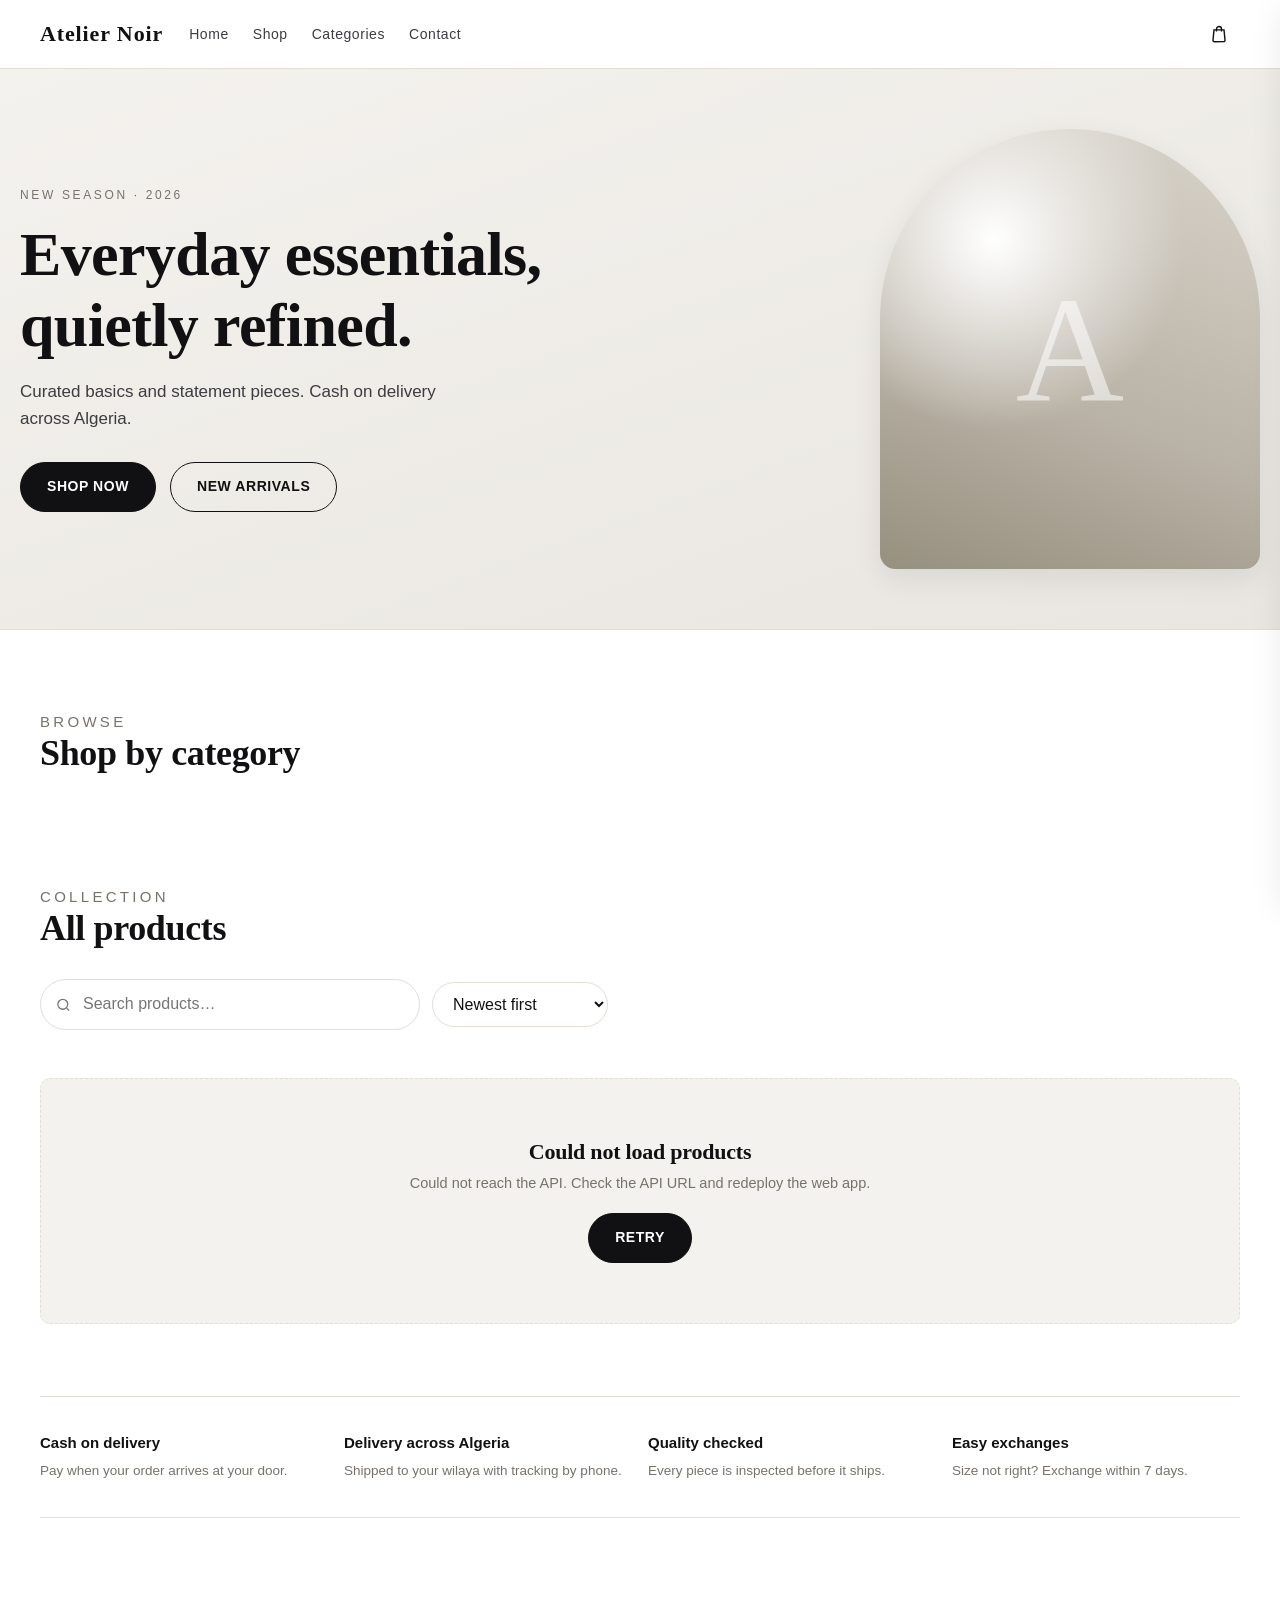
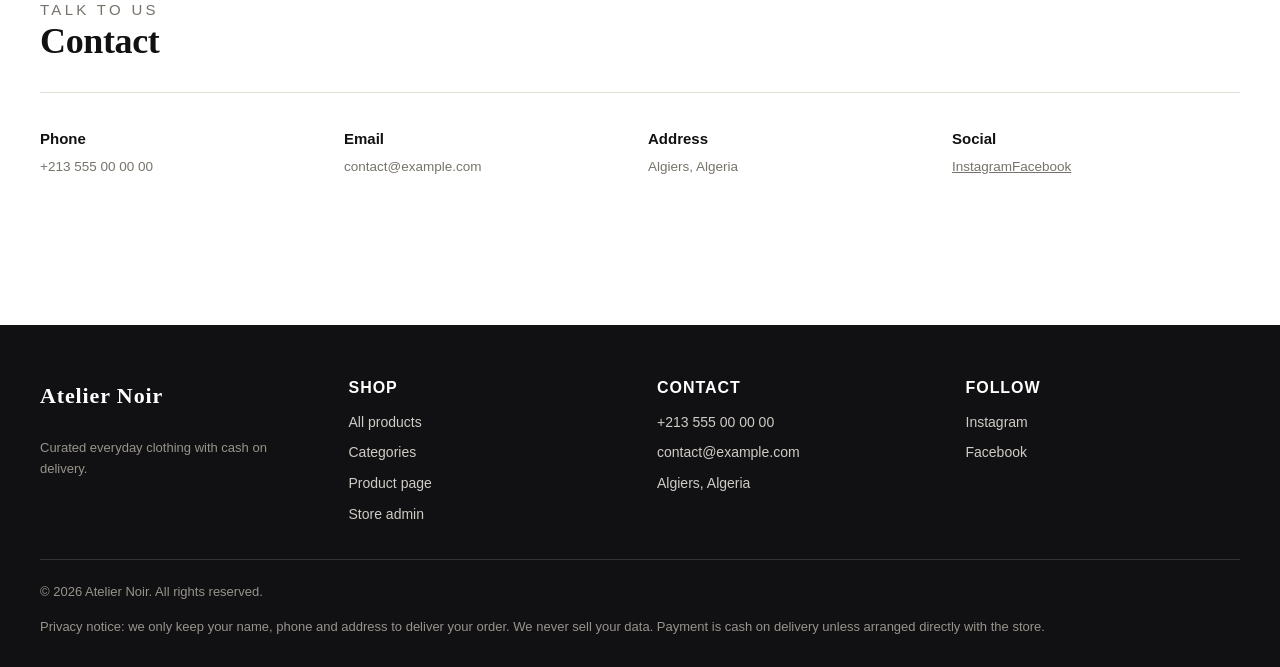
<file: index.html>
<!DOCTYPE html>
<html lang="en">
<head>
  <meta charset="UTF-8">
  <meta name="viewport" content="width=device-width, initial-scale=1.0">
  <title>Atelier Noir — Clothing Store</title>
  <meta name="description" content="Curated everyday clothing. Cash on delivery across Algeria.">
  <link rel="icon" href="data:image/svg+xml,%3Csvg xmlns='http://www.w3.org/2000/svg' viewBox='0 0 32 32'%3E%3Crect width='32' height='32' rx='6' fill='%23111113'/%3E%3Ctext x='16' y='22' font-family='Georgia' font-size='16' fill='%23fff' text-anchor='middle'%3EA%3C/text%3E%3C/svg%3E">
  <link rel="stylesheet" href="css/style.css">
  <script src="js/config.js" defer></script>
  <script src="js/api.js" defer></script>
  <script src="js/store.js" defer></script>
  <script src="js/cart.js" defer></script>
</head>
<body>
  <a class="skip-link" href="#shop">Skip to products</a>

  <div class="demo-bar" id="demoBar" hidden>
    Demo mode — showing sample products. <a href="README.md">See README</a> to connect your store.
  </div>

  <header class="site-header">
    <div class="wrap">
      <nav class="nav" aria-label="Main">
        <a class="logo" href="index.html" data-store-name>Atelier Noir</a>
        <ul class="nav-links">
          <li><a href="index.html">Home</a></li>
          <li><a href="#shop">Shop</a></li>
          <li><a href="#categories">Categories</a></li>
          <li><a href="#contact">Contact</a></li>
        </ul>
        <div class="nav-actions">
          <button type="button" class="icon-btn" id="cartOpenBtn" aria-label="Open shopping cart">
            <svg viewBox="0 0 24 24" fill="none" stroke="currentColor" stroke-width="1.7" aria-hidden="true"><path d="M6 7h12l1.2 12.2a1.8 1.8 0 0 1-1.8 2H6.6a1.8 1.8 0 0 1-1.8-2L6 7Z"/><path d="M9 9V6a3 3 0 0 1 6 0v3"/></svg>
            <span class="cart-count" data-cart-count data-empty="true">0</span>
          </button>
          <button type="button" class="icon-btn menu-btn" id="menuBtn" aria-label="Open menu" aria-expanded="false">
            <svg viewBox="0 0 24 24" fill="none" stroke="currentColor" stroke-width="1.7" aria-hidden="true"><path d="M4 7h16M4 12h16M4 17h16"/></svg>
          </button>
        </div>
      </nav>
    </div>
    <div class="mobile-nav" id="mobileNav">
      <a href="index.html">Home</a>
      <a href="#shop">Shop</a>
      <a href="#categories">Categories</a>
      <a href="#contact">Contact</a>
      <a href="admin.html">Store admin</a>
    </div>
  </header>

  <main id="top">
    <section class="hero">
      <div class="wrap hero-inner">
        <div>
          <p class="eyebrow" data-hero="eyebrow"></p>
          <h1 data-hero="title"></h1>
          <p class="lead" data-hero="subtitle"></p>
          <div class="hero-actions">
            <a class="btn" href="#shop" data-hero="cta">Shop now</a>
            <a class="btn btn-ghost" href="#shop" data-hero-cta-secondary>New arrivals</a>
          </div>
        </div>
        <div class="hero-visual" aria-hidden="true"></div>
      </div>
    </section>

    <section class="section" id="categories" aria-labelledby="catTitle">
      <div class="wrap">
        <div class="section-head">
          <div>
            <p class="eyebrow">Browse</p>
            <h2 id="catTitle">Shop by category</h2>
          </div>
        </div>
        <div class="category-grid" id="categoryGrid"></div>
      </div>
    </section>

    <section class="section" id="shop" aria-labelledby="shopTitle" style="padding-top: 0;">
      <div class="wrap">
        <div class="section-head">
          <div>
            <p class="eyebrow">Collection</p>
            <h2 id="shopTitle">All products</h2>
          </div>
        </div>

        <div class="toolbar">
          <div class="search-box">
            <svg viewBox="0 0 24 24" fill="none" stroke="currentColor" stroke-width="1.8" aria-hidden="true"><circle cx="11" cy="11" r="7"/><path d="m20 20-3.5-3.5"/></svg>
            <label class="skip-link" for="searchInput">Search products</label>
            <input type="search" id="searchInput" placeholder="Search products…" autocomplete="off">
          </div>
          <label class="skip-link" for="sortSelect">Sort products</label>
          <select id="sortSelect" class="sort-select">
            <option value="newest">Newest first</option>
            <option value="price-asc">Price: low to high</option>
            <option value="price-desc">Price: high to low</option>
            <option value="name">Name A–Z</option>
          </select>
        </div>

        <div class="chips" id="chips" role="group" aria-label="Filter by category"></div>

        <p class="result-count" id="resultCount" aria-live="polite"></p>

        <div class="product-grid" id="productGrid" aria-live="polite" aria-busy="true"></div>

        <div class="state-box" id="emptyState" hidden>
          <h3>No products found</h3>
          <p>Try a different search or category.</p>
          <button type="button" class="btn btn-ghost" id="clearFiltersBtn">Clear filters</button>
        </div>

        <div class="state-box" id="errorState" hidden>
          <h3>Could not load products</h3>
          <p id="errorStateMsg">Check your connection and try again.</p>
          <button type="button" class="btn" id="retryBtn">Retry</button>
        </div>
      </div>
    </section>

    <section class="wrap" aria-label="Store promises">
      <div class="trust-strip">
        <div class="trust-item"><strong>Cash on delivery</strong><span>Pay when your order arrives at your door.</span></div>
        <div class="trust-item"><strong>Delivery across Algeria</strong><span>Shipped to your wilaya with tracking by phone.</span></div>
        <div class="trust-item"><strong>Quality checked</strong><span>Every piece is inspected before it ships.</span></div>
        <div class="trust-item"><strong>Easy exchanges</strong><span>Size not right? Exchange within 7 days.</span></div>
      </div>
    </section>

    <section class="section" aria-labelledby="contactTitle">
      <div class="wrap">
        <div class="section-head">
          <div>
            <p class="eyebrow">Talk to us</p>
            <h2 id="contactTitle">Contact</h2>
          </div>
        </div>
        <div class="trust-strip" style="border-bottom: none;">
          <div class="trust-item"><strong>Phone</strong><span id="contactPhone"></span></div>
          <div class="trust-item"><strong>Email</strong><span id="contactEmail"></span></div>
          <div class="trust-item"><strong>Address</strong><span id="contactAddress"></span></div>
          <div class="trust-item"><strong>Social</strong><span id="contactSocial"></span></div>
        </div>
      </div>
    </section>
  </main>

  <footer class="site-footer" id="contact">
    <div class="wrap">
      <div class="footer-grid">
        <div>
          <a class="logo" href="index.html" data-store-name>Atelier Noir</a>
          <p class="footer-note" id="footerBlurb">Curated everyday clothing with cash on delivery.</p>
        </div>
        <div>
          <h3>Shop</h3>
          <ul>
            <li><a href="#shop">All products</a></li>
            <li><a href="#categories">Categories</a></li>
            <li><a href="product.html">Product page</a></li>
            <li><a href="admin.html">Store admin</a></li>
          </ul>
        </div>
        <div>
          <h3>Contact</h3>
          <ul>
            <li id="footerPhone"></li>
            <li id="footerEmail"></li>
            <li id="footerAddress"></li>
          </ul>
        </div>
        <div>
          <h3>Follow</h3>
          <ul id="footerSocial"></ul>
        </div>
      </div>
      <div class="footer-bottom">
        <span id="footerCopy"></span>
        <span class="footer-note">Privacy notice: we only keep your name, phone and address to deliver your order. We never sell your data. Payment is cash on delivery unless arranged directly with the store.</span>
      </div>
    </div>
  </footer>

  <div class="overlay" id="overlay" hidden></div>

  <aside class="cart-drawer" id="cartDrawer" aria-label="Shopping cart" aria-hidden="true">
    <div class="cart-head">
      <h2>Your cart</h2>
      <button type="button" class="icon-btn" id="cartCloseBtn" aria-label="Close cart">
        <svg viewBox="0 0 24 24" fill="none" stroke="currentColor" stroke-width="1.7" aria-hidden="true"><path d="M6 6l12 12M18 6 6 18"/></svg>
      </button>
    </div>
    <div class="cart-lines" id="cartLines"></div>
    <div class="cart-foot">
      <div class="cart-total"><span>Total</span><span id="cartTotal"></span></div>
      <a class="btn" href="checkout.html" id="checkoutBtn">Checkout</a>
      <p class="cart-note">Cash on delivery · no online payment required</p>
    </div>
  </aside>

  <div class="toast-stack" id="toastStack" aria-live="polite"></div>
</body>
</html>
</file>
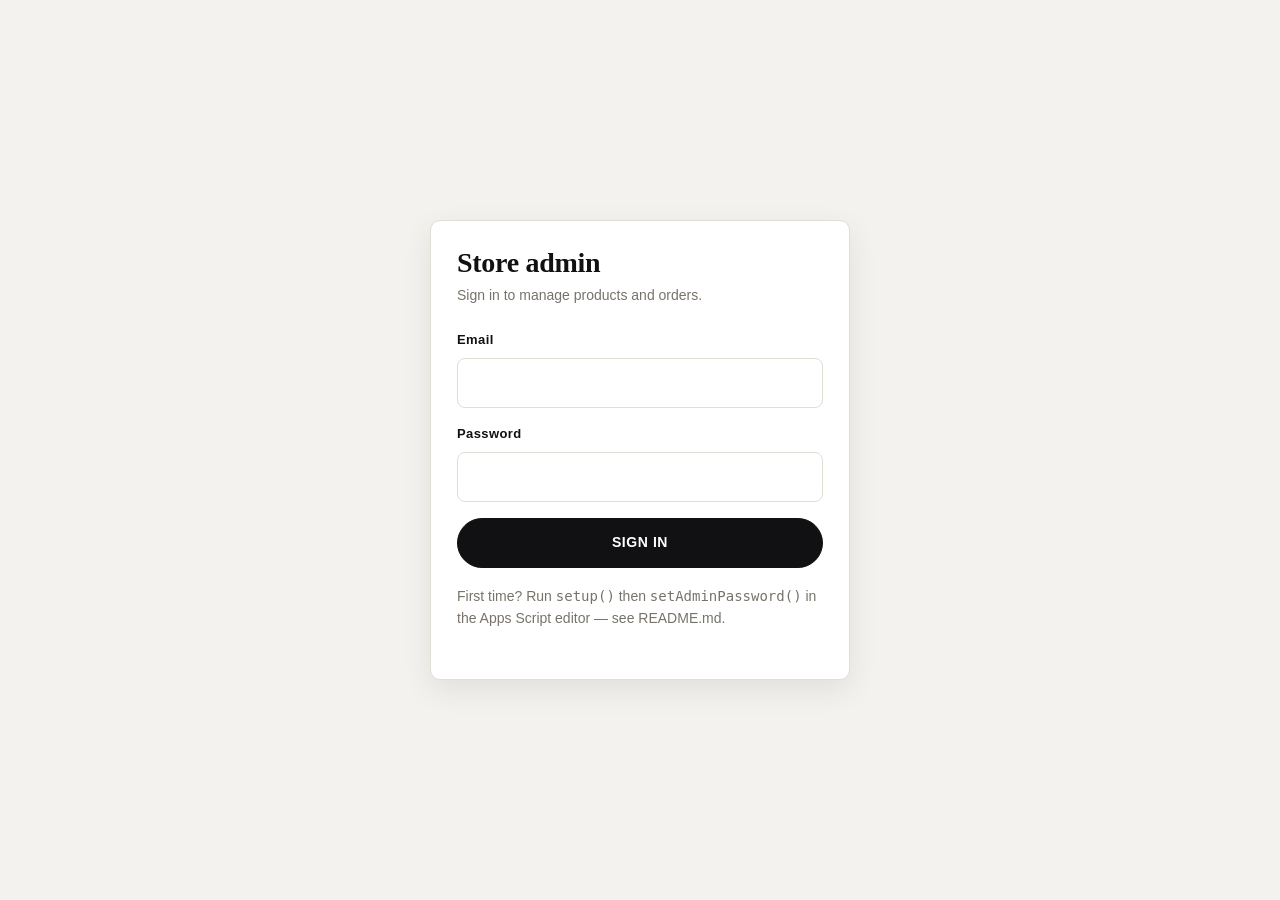
<file: admin.html>
<!DOCTYPE html>
<html lang="en">
<head>
  <meta charset="UTF-8">
  <meta name="viewport" content="width=device-width, initial-scale=1.0">
  <title>Admin — Atelier Noir</title>
  <meta name="robots" content="noindex, nofollow">
  <link rel="icon" href="data:image/svg+xml,%3Csvg xmlns='http://www.w3.org/2000/svg' viewBox='0 0 32 32'%3E%3Crect width='32' height='32' rx='6' fill='%23111113'/%3E%3Ctext x='16' y='22' font-family='Georgia' font-size='16' fill='%23fff' text-anchor='middle'%3EA%3C/text%3E%3C/svg%3E">
  <link rel="stylesheet" href="css/style.css">
  <script src="js/config.js" defer></script>
  <script src="js/api.js" defer></script>
  <script src="js/admin.js" defer></script>
</head>
<body>
  <div class="admin-login" id="loginView">
    <div class="panel">
      <h1>Store admin</h1>
      <p class="sub">Sign in to manage products and orders.</p>
      <div class="alert alert-error" id="loginAlert" hidden></div>
      <form id="loginForm" novalidate>
        <div class="field">
          <label for="loginEmail">Email</label>
          <input type="email" id="loginEmail" autocomplete="username" required>
        </div>
        <div class="field">
          <label for="loginPassword">Password</label>
          <input type="password" id="loginPassword" autocomplete="current-password" required>
        </div>
        <button type="submit" class="btn" id="loginBtn" style="width: 100%;">Sign in</button>
      </form>
      <p class="sub" style="margin-top: 18px;">First time? Run <code>setup()</code> then <code>setAdminPassword()</code> in the Apps Script editor — see README.md.</p>
    </div>
  </div>

  <div class="admin-shell" id="adminShell">
    <aside class="admin-side">
      <a class="logo" href="index.html" data-store-name>Atelier Noir</a>
      <p class="side-label">Menu</p>
      <button type="button" class="side-link" data-view="overview" aria-current="page">Overview</button>
      <button type="button" class="side-link" data-view="products">Products <span class="count" id="sideProductCount">0</span></button>
      <button type="button" class="side-link" data-view="orders">Orders <span class="count" id="sideOrderCount">0</span></button>
      <div class="spacer"></div>
      <a class="side-link" href="index.html" target="_blank" rel="noopener noreferrer">View store ↗</a>
      <button type="button" class="side-link" id="logoutBtn">Log out</button>
    </aside>

    <div class="admin-main">
      <div class="admin-topbar">
        <h1 id="viewTitle">Overview</h1>
        <div class="spacer"></div>
        <button type="button" class="btn btn-quiet btn-sm" id="refreshBtn">Refresh</button>
      </div>

      <div class="admin-body">
        <div class="setup-callout" id="setupCallout" hidden>
          <h2>Connect your store</h2>
          <p style="margin-top: 0; color: var(--ink-soft);">The API URL is not configured yet, so this dashboard is read-only.</p>
          <ol>
            <li>Deploy the Apps Script backend (README.md → Deployment).</li>
            <li>Copy your web app URL into <code>js/config.js</code> → <code>API_URL</code>.</li>
            <li>Reload this page and sign in with your admin account.</li>
          </ol>
        </div>

        <section class="admin-view on" id="view-overview" aria-label="Overview">
          <div class="stat-grid">
            <div class="stat-card"><div class="num" id="statProducts">0</div><div class="lbl">Products</div></div>
            <div class="stat-card"><div class="num" id="statOrders">0</div><div class="lbl">Orders</div></div>
            <div class="stat-card"><div class="num" id="statPending">0</div><div class="lbl">Pending orders</div></div>
            <div class="stat-card"><div class="num" id="statLowStock">0</div><div class="lbl">Low stock (≤3)</div></div>
          </div>
          <div class="table-wrap">
            <div class="table-toolbar"><h2>Recent orders</h2></div>
            <table class="data">
              <thead>
                <tr><th>Order</th><th>Date</th><th>Customer</th><th>Total</th><th>Status</th></tr>
              </thead>
              <tbody id="recentOrdersBody"></tbody>
            </table>
          </div>
        </section>

        <section class="admin-view" id="view-products" aria-label="Products">
          <div class="table-wrap">
            <div class="table-toolbar">
              <h2>Products</h2>
              <div class="spacer"></div>
              <label class="skip-link" for="prodSearch">Search products</label>
              <input type="search" id="prodSearch" class="sort-select" placeholder="Search…" autocomplete="off">
              <label class="skip-link" for="prodStatusFilter">Filter by status</label>
              <select id="prodStatusFilter" class="sort-select">
                <option value="all">All statuses</option>
                <option value="available">Available</option>
                <option value="unavailable">Unavailable</option>
                <option value="archived">Archived</option>
              </select>
              <button type="button" class="btn btn-sm" id="addProductBtn">+ Add product</button>
            </div>
            <table class="data">
              <thead>
                <tr><th></th><th>Name</th><th>Category</th><th>Price</th><th>Stock</th><th>Status</th><th>Actions</th></tr>
              </thead>
              <tbody id="productsBody"></tbody>
            </table>
            <div class="state-box" id="productsEmpty" hidden style="border: none;">
              <h3>No products yet</h3>
              <p>Add your first product — it will appear in the storefront automatically.</p>
              <button type="button" class="btn" data-open-add>+ Add product</button>
            </div>
          </div>
        </section>

        <section class="admin-view" id="view-orders" aria-label="Orders">
          <div class="table-wrap">
            <div class="table-toolbar">
              <h2>Orders</h2>
              <div class="spacer"></div>
              <div class="chips" id="orderChips" style="margin: 0;"></div>
            </div>
            <table class="data">
              <thead>
                <tr><th>Order</th><th>Date</th><th>Customer</th><th>Wilaya</th><th>Total</th><th>Payment</th><th>Status</th><th></th></tr>
              </thead>
              <tbody id="ordersBody"></tbody>
            </table>
            <div class="state-box" id="ordersEmpty" hidden style="border: none;">
              <h3>No orders yet</h3>
              <p>Orders placed in the storefront will show up here.</p>
            </div>
          </div>
        </section>
      </div>
    </div>
  </div>

  <div class="modal-back" id="productModalBack" role="dialog" aria-modal="true" aria-labelledby="productModalTitle">
    <div class="modal">
      <div class="modal-head">
        <h2 id="productModalTitle">Add product</h2>
        <button type="button" class="icon-btn" data-close-modal aria-label="Close">
          <svg viewBox="0 0 24 24" fill="none" stroke="currentColor" stroke-width="1.7" aria-hidden="true"><path d="M6 6l12 12M18 6 6 18"/></svg>
        </button>
      </div>
      <form id="productForm" novalidate>
        <div class="modal-body">
          <div class="alert alert-error" id="productAlert" hidden></div>
          <input type="hidden" id="prodId">
          <div class="form-grid">
            <div class="field full">
              <label for="prodName">Product name *</label>
              <input type="text" id="prodName" maxlength="120" required>
              <span class="err" data-err-for="prodName"></span>
            </div>
            <div class="field">
              <label for="prodCategory">Category *</label>
              <input type="text" id="prodCategory" list="categoryList" maxlength="40" required>
              <datalist id="categoryList"></datalist>
              <span class="err" data-err-for="prodCategory"></span>
            </div>
            <div class="field">
              <label for="prodStatus">Status</label>
              <select id="prodStatus">
                <option value="available">Available</option>
                <option value="unavailable">Unavailable</option>
              </select>
            </div>
            <div class="field">
              <label for="prodPrice">Price *</label>
              <input type="number" id="prodPrice" min="0" step="1" required>
              <span class="err" data-err-for="prodPrice"></span>
            </div>
            <div class="field">
              <label for="prodOldPrice">Old price (optional)</label>
              <input type="number" id="prodOldPrice" min="0" step="1">
              <span class="err" data-err-for="prodOldPrice"></span>
            </div>
            <div class="field full">
              <label for="prodDesc">Description</label>
              <textarea id="prodDesc" rows="3" maxlength="2000"></textarea>
            </div>
            <div class="field full">
              <label for="prodImageFile">Photo upload (JPG, PNG, WebP · max 3 MB)</label>
              <div class="upload-row">
                <input type="file" id="prodImageFile" accept="image/jpeg,image/png,image/webp">
                <img class="img-preview" id="prodImagePreview" src="data:image/svg+xml,%3Csvg xmlns='http://www.w3.org/2000/svg'/%3E" alt="">
                <span class="hint" id="uploadStatus"></span>
              </div>
            </div>
            <div class="field full">
              <label for="prodImageUrl">Image URL (used if no upload)</label>
              <input type="url" id="prodImageUrl" placeholder="https://res.cloudinary.com/…" maxlength="500">
              <span class="err" data-err-for="prodImageUrl"></span>
            </div>
            <div class="field full">
              <label for="prodExtraImages">Additional images (one URL per line, optional)</label>
              <textarea id="prodExtraImages" rows="2" maxlength="3000"></textarea>
            </div>
            <div class="field">
              <label for="prodSizes">Sizes (comma separated)</label>
              <input type="text" id="prodSizes" placeholder="S, M, L, XL" maxlength="200">
              <span class="hint">Leave empty if the product has no sizes.</span>
            </div>
            <div class="field">
              <label for="prodColors">Colors (comma separated)</label>
              <input type="text" id="prodColors" placeholder="Black, White" maxlength="200">
            </div>
            <div class="field">
              <label for="prodStock">Stock quantity *</label>
              <input type="number" id="prodStock" min="0" step="1" required>
              <span class="err" data-err-for="prodStock"></span>
            </div>
          </div>
        </div>
        <div class="modal-foot">
          <button type="button" class="btn btn-ghost" data-close-modal>Cancel</button>
          <button type="submit" class="btn" id="saveProductBtn">Save product</button>
        </div>
      </form>
    </div>
  </div>

  <div class="modal-back" id="orderModalBack" role="dialog" aria-modal="true" aria-labelledby="orderModalTitle">
    <div class="modal" style="width: min(560px, 100%);">
      <div class="modal-head">
        <h2 id="orderModalTitle">Order details</h2>
        <button type="button" class="icon-btn" data-close-order-modal aria-label="Close">
          <svg viewBox="0 0 24 24" fill="none" stroke="currentColor" stroke-width="1.7" aria-hidden="true"><path d="M6 6l12 12M18 6 6 18"/></svg>
        </button>
      </div>
      <div class="modal-body" id="orderModalBody"></div>
      <div class="modal-foot">
        <button type="button" class="btn btn-ghost" data-close-order-modal>Close</button>
      </div>
    </div>
  </div>

  <div class="toast-stack" id="toastStack" aria-live="polite"></div>
</body>
</html>
</file>
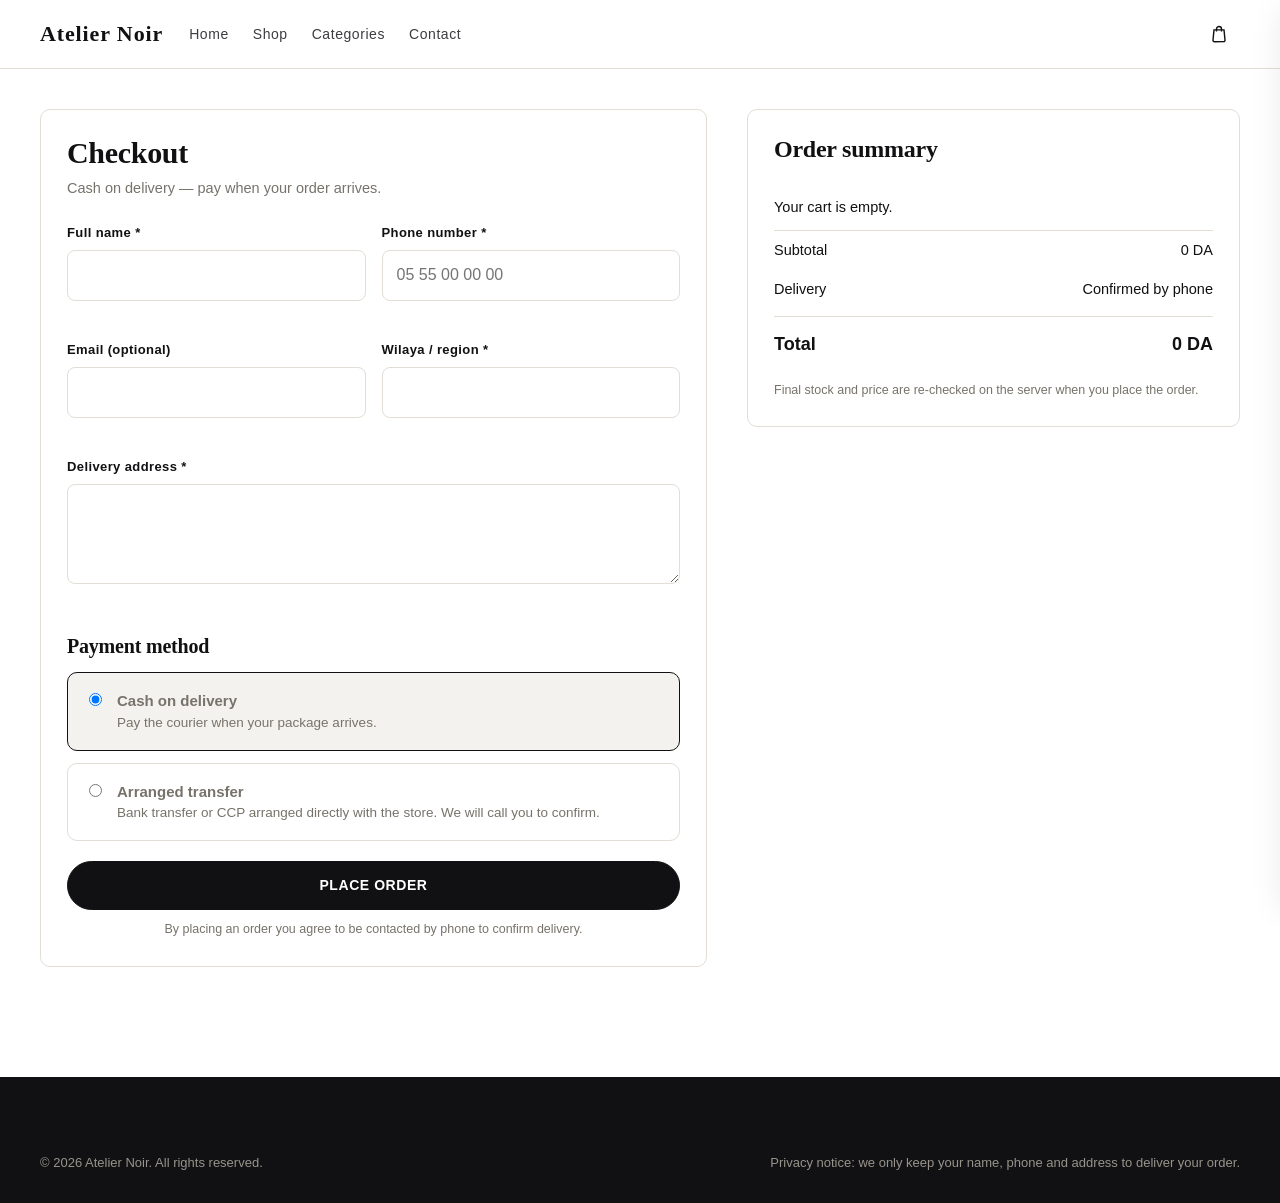
<file: checkout.html>
<!DOCTYPE html>
<html lang="en">
<head>
  <meta charset="UTF-8">
  <meta name="viewport" content="width=device-width, initial-scale=1.0">
  <title>Checkout — Atelier Noir</title>
  <link rel="icon" href="data:image/svg+xml,%3Csvg xmlns='http://www.w3.org/2000/svg' viewBox='0 0 32 32'%3E%3Crect width='32' height='32' rx='6' fill='%23111113'/%3E%3Ctext x='16' y='22' font-family='Georgia' font-size='16' fill='%23fff' text-anchor='middle'%3EA%3C/text%3E%3C/svg%3E">
  <link rel="stylesheet" href="css/style.css">
  <script src="js/config.js" defer></script>
  <script src="js/api.js" defer></script>
  <script src="js/cart.js" defer></script>
</head>
<body>
  <a class="skip-link" href="#checkoutForm">Skip to checkout form</a>

  <header class="site-header">
    <div class="wrap">
      <nav class="nav" aria-label="Main">
        <a class="logo" href="index.html" data-store-name>Atelier Noir</a>
        <ul class="nav-links">
          <li><a href="index.html">Home</a></li>
          <li><a href="index.html#shop">Shop</a></li>
          <li><a href="index.html#categories">Categories</a></li>
          <li><a href="index.html#contact">Contact</a></li>
        </ul>
        <div class="nav-actions">
          <button type="button" class="icon-btn" id="cartOpenBtn" aria-label="Open shopping cart">
            <svg viewBox="0 0 24 24" fill="none" stroke="currentColor" stroke-width="1.7" aria-hidden="true"><path d="M6 7h12l1.2 12.2a1.8 1.8 0 0 1-1.8 2H6.6a1.8 1.8 0 0 1-1.8-2L6 7Z"/><path d="M9 9V6a3 3 0 0 1 6 0v3"/></svg>
            <span class="cart-count" data-cart-count data-empty="true">0</span>
          </button>
        </div>
      </nav>
    </div>
  </header>

  <main>
    <div class="wrap">
      <div class="checkout-grid">
        <section class="panel" id="checkoutPanel">
          <h1 style="font-size: 30px; margin: 0 0 6px;">Checkout</h1>
          <p style="color: var(--muted); font-size: 14.5px; margin: 0 0 24px;">Cash on delivery — pay when your order arrives.</p>

          <div class="alert alert-error" id="checkoutAlert" hidden></div>

          <form id="checkoutForm" novalidate>
            <div class="honeypot" aria-hidden="true">
              <label for="companyField">Company</label>
              <input type="text" id="companyField" name="company" tabindex="-1" autocomplete="off">
            </div>

            <div class="form-grid">
              <div class="field">
                <label for="custName">Full name *</label>
                <input type="text" id="custName" name="name" autocomplete="name" maxlength="80">
                <span class="err" data-err-for="custName"></span>
              </div>
              <div class="field">
                <label for="custPhone">Phone number *</label>
                <input type="tel" id="custPhone" name="phone" autocomplete="tel" placeholder="05 55 00 00 00" maxlength="24">
                <span class="err" data-err-for="custPhone"></span>
              </div>
              <div class="field">
                <label for="custEmail">Email (optional)</label>
                <input type="email" id="custEmail" name="email" autocomplete="email" maxlength="120">
                <span class="err" data-err-for="custEmail"></span>
              </div>
              <div class="field">
                <label for="custWilaya">Wilaya / region *</label>
                <input type="text" id="custWilaya" name="wilaya" autocomplete="address-level2" maxlength="60">
                <span class="err" data-err-for="custWilaya"></span>
              </div>
              <div class="field full">
                <label for="custAddress">Delivery address *</label>
                <textarea id="custAddress" name="address" rows="3" autocomplete="street-address" maxlength="300"></textarea>
                <span class="err" data-err-for="custAddress"></span>
              </div>
            </div>

            <h2 style="font-size: 20px; margin: 28px 0 14px;">Payment method</h2>
            <div class="pay-options" role="radiogroup" aria-label="Payment method">
              <label class="pay-option">
                <input type="radio" name="payment" value="cash_on_delivery" checked>
                <span><strong>Cash on delivery</strong><span>Pay the courier when your package arrives.</span></span>
              </label>
              <label class="pay-option">
                <input type="radio" name="payment" value="arranged_transfer">
                <span><strong>Arranged transfer</strong><span>Bank transfer or CCP arranged directly with the store. We will call you to confirm.</span></span>
              </label>
            </div>

            <button type="submit" class="btn" id="placeOrderBtn" style="width: 100%;">Place order</button>
            <p class="cart-note">By placing an order you agree to be contacted by phone to confirm delivery.</p>
          </form>

          <div class="success-box" id="successBox" hidden>
            <div class="tick" aria-hidden="true">✓</div>
            <h2>Order received</h2>
            <p>Thank you! We will call you shortly to confirm delivery.</p>
            <p>Order number: <span class="order-id" id="successOrderId"></span></p>
            <p id="successTotal"></p>
            <a class="btn btn-ghost" href="index.html#shop" style="margin-top: 18px;">Continue shopping</a>
          </div>
        </section>

        <aside class="panel" aria-label="Order summary">
          <h2>Order summary</h2>
          <ul class="order-lines" id="checkoutLines"></ul>
          <div class="summary-row"><span>Subtotal</span><span id="sumSubtotal"></span></div>
          <div class="summary-row"><span>Delivery</span><span id="sumDelivery">Confirmed by phone</span></div>
          <div class="summary-row total"><span>Total</span><span id="sumTotal"></span></div>
          <p class="cart-note" style="text-align: left; margin-top: 14px;">Final stock and price are re-checked on the server when you place the order.</p>
        </aside>
      </div>
    </div>
  </main>

  <footer class="site-footer">
    <div class="wrap">
      <div class="footer-bottom" style="border-top: none;">
        <span id="footerCopy"></span>
        <span class="footer-note">Privacy notice: we only keep your name, phone and address to deliver your order.</span>
      </div>
    </div>
  </footer>

  <div class="overlay" id="overlay" hidden></div>

  <aside class="cart-drawer" id="cartDrawer" aria-label="Shopping cart" aria-hidden="true">
    <div class="cart-head">
      <h2>Your cart</h2>
      <button type="button" class="icon-btn" id="cartCloseBtn" aria-label="Close cart">
        <svg viewBox="0 0 24 24" fill="none" stroke="currentColor" stroke-width="1.7" aria-hidden="true"><path d="M6 6l12 12M18 6 6 18"/></svg>
      </button>
    </div>
    <div class="cart-lines" id="cartLines"></div>
    <div class="cart-foot">
      <div class="cart-total"><span>Total</span><span id="cartTotal"></span></div>
      <a class="btn" href="checkout.html" id="checkoutBtn">Checkout</a>
      <p class="cart-note">Cash on delivery · no online payment required</p>
    </div>
  </aside>

  <div class="toast-stack" id="toastStack" aria-live="polite"></div>
</body>
</html>
</file>
<file: css/style.css>
:root {
  --ink: #111113;
  --ink-soft: #3c3c41;
  --paper: #ffffff;
  --sand: #f4f2ee;
  --sand-2: #e9e6e1;
  --line: #e2ddd5;
  --muted: #77736b;
  --accent: #111113;
  --danger: #b3261e;
  --ok: #1c7c49;
  --warn: #9a6b00;
  --radius: 10px;
  --shadow: 0 10px 30px rgba(17, 17, 19, 0.08);
  --font-display: Georgia, "Times New Roman", serif;
  --font-body: -apple-system, BlinkMacSystemFont, "Segoe UI", Roboto, Helvetica, Arial, sans-serif;
}

* { box-sizing: border-box; }

html { scroll-behavior: smooth; }

body {
  margin: 0;
  font-family: var(--font-body);
  font-size: 16px;
  line-height: 1.55;
  color: var(--ink);
  background: var(--paper);
  -webkit-font-smoothing: antialiased;
}

img { max-width: 100%; display: block; }

a { color: inherit; }

h1, h2, h3 { font-family: var(--font-display); font-weight: 600; letter-spacing: -0.01em; line-height: 1.15; }

button, input, select, textarea { font: inherit; color: inherit; }

:focus-visible { outline: 2px solid var(--ink); outline-offset: 2px; }

.wrap { max-width: 1240px; margin: 0 auto; padding: 0 20px; }

.skip-link {
  position: absolute;
  left: -9999px;
  top: 0;
  background: var(--ink);
  color: #fff;
  padding: 10px 16px;
  z-index: 200;
}
.skip-link:focus { left: 8px; top: 8px; }

.btn {
  display: inline-flex;
  align-items: center;
  justify-content: center;
  gap: 8px;
  padding: 13px 26px;
  border: 1px solid var(--ink);
  background: var(--ink);
  color: #fff;
  border-radius: 999px;
  font-size: 14px;
  font-weight: 600;
  letter-spacing: 0.04em;
  text-transform: uppercase;
  text-decoration: none;
  cursor: pointer;
  transition: background 0.18s ease, color 0.18s ease, transform 0.18s ease, opacity 0.18s ease;
}
.btn:hover { background: #2e2e33; transform: translateY(-1px); }
.btn:active { transform: translateY(0); }
.btn[disabled] { opacity: 0.5; cursor: not-allowed; transform: none; }

.btn-ghost { background: transparent; color: var(--ink); }
.btn-ghost:hover { background: var(--ink); color: #fff; }

.btn-quiet {
  background: var(--sand);
  border-color: var(--sand);
  color: var(--ink);
}
.btn-quiet:hover { background: var(--sand-2); color: var(--ink); }

.btn-sm { padding: 8px 16px; font-size: 12.5px; }

.btn-danger { background: var(--danger); border-color: var(--danger); }
.btn-danger:hover { background: #8f1e18; }

.text-btn {
  background: none;
  border: none;
  padding: 0;
  font-size: 13px;
  font-weight: 600;
  color: var(--ink);
  text-decoration: underline;
  text-underline-offset: 3px;
  cursor: pointer;
}
.text-btn:hover { color: var(--muted); }

.eyebrow {
  font-size: 12px;
  letter-spacing: 0.22em;
  text-transform: uppercase;
  color: var(--muted);
  margin: 0 0 14px;
}

.demo-bar {
  background: var(--ink);
  color: #f4f2ee;
  font-size: 13px;
  text-align: center;
  padding: 8px 16px;
}
.demo-bar a { color: #fff; }

.site-header {
  position: sticky;
  top: 0;
  z-index: 60;
  background: rgba(255, 255, 255, 0.92);
  backdrop-filter: blur(8px);
  border-bottom: 1px solid var(--line);
}

.nav {
  display: flex;
  align-items: center;
  gap: 26px;
  height: 68px;
}

.logo {
  font-family: var(--font-display);
  font-size: 22px;
  font-weight: 700;
  letter-spacing: 0.04em;
  text-decoration: none;
  white-space: nowrap;
}

.nav-links {
  display: flex;
  gap: 24px;
  list-style: none;
  margin: 0;
  padding: 0;
}

.nav-links a {
  text-decoration: none;
  font-size: 14px;
  letter-spacing: 0.04em;
  color: var(--ink-soft);
  padding: 6px 0;
  border-bottom: 1px solid transparent;
  transition: border-color 0.15s, color 0.15s;
}
.nav-links a:hover { color: var(--ink); border-color: var(--ink); }

.nav-actions { margin-left: auto; display: flex; align-items: center; gap: 6px; }

.icon-btn {
  position: relative;
  display: inline-flex;
  align-items: center;
  justify-content: center;
  gap: 8px;
  width: 42px;
  height: 42px;
  border: none;
  background: transparent;
  border-radius: 50%;
  cursor: pointer;
  transition: background 0.15s;
}
.icon-btn:hover { background: var(--sand); }
.icon-btn svg { width: 20px; height: 20px; }

.cart-count {
  position: absolute;
  top: 3px;
  right: 1px;
  min-width: 18px;
  height: 18px;
  padding: 0 5px;
  background: var(--ink);
  color: #fff;
  font-size: 11px;
  font-weight: 700;
  border-radius: 999px;
  display: flex;
  align-items: center;
  justify-content: center;
}
.cart-count[data-empty="true"] { display: none; }

.menu-btn { display: none; }

.mobile-nav {
  display: none;
  border-top: 1px solid var(--line);
  padding: 10px 20px 16px;
  background: var(--paper);
}
.mobile-nav.open { display: block; }
.mobile-nav a {
  display: block;
  padding: 12px 0;
  text-decoration: none;
  font-size: 15px;
  border-bottom: 1px solid var(--line);
}

.hero {
  background: linear-gradient(160deg, var(--sand) 0%, var(--sand-2) 100%);
  border-bottom: 1px solid var(--line);
}

.hero-inner {
  display: grid;
  grid-template-columns: 1.1fr 0.9fr;
  gap: 40px;
  align-items: center;
  min-height: 480px;
  padding: 60px 0;
}

.hero h1 {
  font-size: clamp(36px, 5.4vw, 62px);
  margin: 0 0 18px;
}

.hero p.lead {
  font-size: 17px;
  color: var(--ink-soft);
  max-width: 46ch;
  margin: 0 0 30px;
}

.hero-actions { display: flex; gap: 14px; flex-wrap: wrap; }

.hero-visual {
  position: relative;
  aspect-ratio: 4 / 5;
  max-height: 440px;
  justify-self: end;
  width: min(100%, 380px);
  background:
    radial-gradient(circle at 30% 25%, #ffffff 0%, transparent 45%),
    linear-gradient(200deg, #d9d4cb 0%, #b9b2a6 60%, #96907f 100%);
  border-radius: 220px 220px 18px 18px;
  box-shadow: var(--shadow);
  overflow: hidden;
}
.hero-visual::after {
  content: "A";
  position: absolute;
  inset: 0;
  display: flex;
  align-items: center;
  justify-content: center;
  font-family: var(--font-display);
  font-size: 150px;
  color: rgba(255, 255, 255, 0.55);
}

.section { padding: 72px 0; }
.section-head { display: flex; align-items: end; justify-content: space-between; gap: 20px; margin-bottom: 30px; }
.section-head h2 { font-size: clamp(26px, 3.4vw, 36px); margin: 0; }
.section-head p { margin: 8px 0 0; color: var(--muted); font-size: 15px; }

.category-grid {
  display: grid;
  grid-template-columns: repeat(auto-fit, minmax(200px, 1fr));
  gap: 16px;
}

.category-tile {
  position: relative;
  display: flex;
  flex-direction: column;
  justify-content: flex-end;
  min-height: 170px;
  padding: 20px;
  border: 1px solid var(--line);
  border-radius: var(--radius);
  background: var(--sand);
  text-decoration: none;
  overflow: hidden;
  transition: transform 0.2s ease, box-shadow 0.2s ease;
}
.category-tile:hover { transform: translateY(-3px); box-shadow: var(--shadow); }
.category-tile strong { font-family: var(--font-display); font-size: 22px; font-weight: 600; }
.category-tile span { font-size: 13px; color: var(--muted); }
.category-tile::before {
  content: "";
  position: absolute;
  top: -30px;
  right: -30px;
  width: 110px;
  height: 110px;
  border-radius: 50%;
  background: rgba(17, 17, 19, 0.06);
}

.toolbar {
  display: flex;
  flex-wrap: wrap;
  gap: 12px;
  align-items: center;
  margin-bottom: 22px;
}

.search-box {
  position: relative;
  flex: 1 1 240px;
  max-width: 380px;
}
.search-box input {
  width: 100%;
  padding: 12px 16px 12px 42px;
  border: 1px solid var(--line);
  border-radius: 999px;
  background: var(--paper);
}
.search-box svg {
  position: absolute;
  left: 15px;
  top: 50%;
  transform: translateY(-50%);
  width: 17px;
  height: 17px;
  color: var(--muted);
}

.sort-select {
  padding: 12px 16px;
  border: 1px solid var(--line);
  border-radius: 999px;
  background: var(--paper);
}

.chips { display: flex; flex-wrap: wrap; gap: 8px; margin-bottom: 26px; }

.chip {
  padding: 8px 18px;
  border: 1px solid var(--line);
  border-radius: 999px;
  background: var(--paper);
  font-size: 13.5px;
  cursor: pointer;
  transition: background 0.15s, border-color 0.15s, color 0.15s;
}
.chip:hover { border-color: var(--ink); }
.chip[aria-pressed="true"] { background: var(--ink); border-color: var(--ink); color: #fff; }

.result-count { font-size: 13.5px; color: var(--muted); margin: 0 0 18px; }

.product-grid {
  display: grid;
  grid-template-columns: repeat(auto-fill, minmax(240px, 1fr));
  gap: 26px 20px;
}

.card { position: relative; display: flex; flex-direction: column; }

.card-media {
  position: relative;
  aspect-ratio: 4 / 5;
  background: var(--sand);
  border-radius: var(--radius);
  overflow: hidden;
  border: 1px solid var(--line);
}
.card-media img {
  width: 100%;
  height: 100%;
  object-fit: cover;
  transition: transform 0.35s ease;
}
.card:hover .card-media img { transform: scale(1.04); }

.card-badges { position: absolute; top: 10px; left: 10px; display: flex; gap: 6px; z-index: 2; }

.badge {
  font-size: 11px;
  font-weight: 700;
  letter-spacing: 0.06em;
  text-transform: uppercase;
  padding: 4px 9px;
  border-radius: 5px;
  background: var(--ink);
  color: #fff;
}
.badge-sale { background: var(--danger); }
.badge-new { background: var(--ok); }
.badge-out { background: var(--muted); }

.card-body { padding: 14px 4px 0; display: flex; flex-direction: column; gap: 6px; }

.card-category { font-size: 11.5px; letter-spacing: 0.14em; text-transform: uppercase; color: var(--muted); }

.card-title {
  font-family: var(--font-display);
  font-size: 17.5px;
  font-weight: 600;
  margin: 0;
}
.card-title a { text-decoration: none; }
.card-title a:hover { text-decoration: underline; text-underline-offset: 3px; }

.card-price { display: flex; align-items: baseline; gap: 9px; font-size: 15.5px; font-weight: 600; }
.card-price .old { color: var(--muted); font-weight: 400; text-decoration: line-through; font-size: 13.5px; }

.swatches { display: flex; gap: 6px; align-items: center; min-height: 16px; }
.swatch {
  width: 13px;
  height: 13px;
  border-radius: 50%;
  border: 1px solid rgba(0, 0, 0, 0.25);
}
.swatch-more { font-size: 11.5px; color: var(--muted); }

.card-actions { margin-top: 8px; }
.card-actions .btn { width: 100%; }

.skeleton .card-media, .skeleton-line {
  background: linear-gradient(90deg, var(--sand) 25%, #f7f5f1 50%, var(--sand) 75%);
  background-size: 200% 100%;
  animation: shimmer 1.2s infinite linear;
}
.skeleton-line { height: 14px; border-radius: 6px; margin-top: 10px; }
.skeleton-line.w60 { width: 60%; }
.skeleton-line.w40 { width: 40%; }
@keyframes shimmer { to { background-position: -200% 0; } }

.state-box {
  text-align: center;
  padding: 60px 20px;
  border: 1px dashed var(--line);
  border-radius: var(--radius);
  background: var(--sand);
}
.state-box h3 { margin: 0 0 8px; font-size: 22px; }
.state-box p { margin: 0 0 18px; color: var(--muted); font-size: 14.5px; }
[hidden] { display: none !important; }

.trust-strip {
  display: grid;
  grid-template-columns: repeat(auto-fit, minmax(200px, 1fr));
  gap: 16px;
  padding: 34px 0;
  border-top: 1px solid var(--line);
  border-bottom: 1px solid var(--line);
}
.trust-item strong { display: block; font-size: 15px; margin-bottom: 4px; }
.trust-item span { font-size: 13.5px; color: var(--muted); }

.breadcrumbs { font-size: 13px; color: var(--muted); padding: 22px 0 0; }
.breadcrumbs a { text-decoration: none; }
.breadcrumbs a:hover { text-decoration: underline; }

.pdp {
  display: grid;
  grid-template-columns: minmax(0, 1fr) minmax(0, 1fr);
  gap: 48px;
  padding: 34px 0 60px;
  align-items: start;
}

.pdp-gallery { position: sticky; top: 90px; }
.pdp-main {
  aspect-ratio: 4 / 5;
  background: var(--sand);
  border: 1px solid var(--line);
  border-radius: var(--radius);
  overflow: hidden;
}
.pdp-main img { width: 100%; height: 100%; object-fit: cover; }
.pdp-thumbs { display: flex; gap: 10px; margin-top: 12px; }
.pdp-thumb {
  width: 70px;
  height: 88px;
  border: 1px solid var(--line);
  border-radius: 8px;
  overflow: hidden;
  padding: 0;
  background: var(--sand);
  cursor: pointer;
}
.pdp-thumb[aria-pressed="true"] { border: 2px solid var(--ink); }
.pdp-thumb img { width: 100%; height: 100%; object-fit: cover; }

.pdp-info h1 { font-size: clamp(28px, 3.6vw, 40px); margin: 6px 0 14px; }
.pdp-price { display: flex; align-items: baseline; gap: 12px; font-size: 24px; font-weight: 700; margin-bottom: 18px; }
.pdp-price .old { font-size: 16px; color: var(--muted); font-weight: 400; text-decoration: line-through; }
.pdp-desc { color: var(--ink-soft); font-size: 15.5px; margin-bottom: 26px; }

.opt-group { margin-bottom: 22px; }
.opt-label { display: block; font-size: 13px; letter-spacing: 0.1em; text-transform: uppercase; color: var(--muted); margin-bottom: 10px; }
.opt-label .val { color: var(--ink); text-transform: none; letter-spacing: 0; font-weight: 600; }

.pills { display: flex; flex-wrap: wrap; gap: 9px; }
.pill {
  min-width: 46px;
  padding: 9px 15px;
  border: 1px solid var(--line);
  border-radius: 999px;
  background: var(--paper);
  font-size: 14px;
  cursor: pointer;
  transition: border-color 0.15s, background 0.15s, color 0.15s;
}
.pill:hover { border-color: var(--ink); }
.pill[aria-pressed="true"] { background: var(--ink); border-color: var(--ink); color: #fff; }
.pill[disabled] { opacity: 0.4; cursor: not-allowed; text-decoration: line-through; }

.pill-color { display: inline-flex; align-items: center; gap: 8px; }

.qty-row { display: flex; align-items: center; gap: 16px; flex-wrap: wrap; }

.qty {
  display: inline-flex;
  align-items: center;
  border: 1px solid var(--line);
  border-radius: 999px;
  overflow: hidden;
}
.qty button {
  width: 42px;
  height: 44px;
  border: none;
  background: var(--paper);
  font-size: 18px;
  cursor: pointer;
}
.qty button:hover { background: var(--sand); }
.qty output { min-width: 40px; text-align: center; font-weight: 600; }

.stock-line { font-size: 13.5px; margin-top: 16px; color: var(--ok); }
.stock-line.out { color: var(--danger); }

.meta-list { margin: 26px 0 0; padding: 18px 0 0; border-top: 1px solid var(--line); font-size: 13.5px; color: var(--muted); display: grid; gap: 6px; }

details.info-acc { border-bottom: 1px solid var(--line); padding: 14px 0; }
details.info-acc summary { cursor: pointer; font-weight: 600; font-size: 14.5px; list-style: none; display: flex; justify-content: space-between; }
details.info-acc summary::after { content: "+"; }
details.info-acc[open] summary::after { content: "–"; }
details.info-acc p { margin: 10px 0 0; font-size: 14px; color: var(--ink-soft); }

.overlay {
  position: fixed;
  inset: 0;
  background: rgba(17, 17, 19, 0.45);
  opacity: 0;
  pointer-events: none;
  transition: opacity 0.25s ease;
  z-index: 90;
}
.overlay.open { opacity: 1; pointer-events: auto; }

.cart-drawer {
  position: fixed;
  top: 0;
  right: 0;
  height: 100%;
  width: min(430px, 100%);
  background: var(--paper);
  z-index: 100;
  transform: translateX(100%);
  transition: transform 0.28s ease;
  display: flex;
  flex-direction: column;
  box-shadow: var(--shadow);
}
.cart-drawer.open { transform: translateX(0); }

.cart-head {
  display: flex;
  align-items: center;
  justify-content: space-between;
  padding: 20px 22px;
  border-bottom: 1px solid var(--line);
}
.cart-head h2 { margin: 0; font-size: 22px; }

.cart-lines { flex: 1; overflow-y: auto; padding: 8px 22px; }

.cart-line {
  display: grid;
  grid-template-columns: 64px 1fr auto;
  gap: 14px;
  padding: 16px 0;
  border-bottom: 1px solid var(--line);
}
.cart-line img { width: 64px; height: 80px; object-fit: cover; border-radius: 8px; background: var(--sand); }
.cart-line .name { font-weight: 600; font-size: 14.5px; margin: 0 0 3px; }
.cart-line .variant { font-size: 12.5px; color: var(--muted); margin: 0 0 8px; }
.cart-line .price { font-size: 14px; font-weight: 600; text-align: right; white-space: nowrap; }

.cart-empty { text-align: center; color: var(--muted); padding: 50px 10px; font-size: 14.5px; }

.cart-foot { border-top: 1px solid var(--line); padding: 18px 22px 22px; }
.cart-total { display: flex; justify-content: space-between; font-weight: 700; font-size: 17px; margin-bottom: 14px; }
.cart-foot .btn { width: 100%; }
.cart-note { font-size: 12.5px; color: var(--muted); text-align: center; margin: 10px 0 0; }

.checkout-grid {
  display: grid;
  grid-template-columns: minmax(0, 1.15fr) minmax(0, 0.85fr);
  gap: 40px;
  padding: 40px 0 70px;
  align-items: start;
}

.panel {
  border: 1px solid var(--line);
  border-radius: var(--radius);
  padding: 26px;
  background: var(--paper);
}
.panel h2 { margin: 0 0 20px; font-size: 24px; }

.form-grid { display: grid; grid-template-columns: 1fr 1fr; gap: 16px; }
.field { display: flex; flex-direction: column; gap: 7px; }
.field.full { grid-column: 1 / -1; }
.field label { font-size: 13px; font-weight: 600; letter-spacing: 0.03em; }
.field .hint { font-size: 12.5px; color: var(--muted); }
.field input, .field select, .field textarea {
  padding: 12px 14px;
  border: 1px solid var(--line);
  border-radius: 8px;
  background: var(--paper);
}
.field input:focus, .field select:focus, .field textarea:focus { border-color: var(--ink); outline: none; }
.field .err { font-size: 12.5px; color: var(--danger); min-height: 16px; }
.field.invalid input, .field.invalid select, .field.invalid textarea { border-color: var(--danger); }

.honeypot { position: absolute; left: -9999px; opacity: 0; height: 0; overflow: hidden; }

.pay-options { display: grid; gap: 12px; margin-bottom: 20px; }
.pay-option {
  display: flex;
  gap: 12px;
  align-items: flex-start;
  border: 1px solid var(--line);
  border-radius: var(--radius);
  padding: 16px;
  cursor: pointer;
  transition: border-color 0.15s, background 0.15s;
}
.pay-option:has(input:checked) { border-color: var(--ink); background: var(--sand); }
.pay-option input { margin-top: 4px; }
.pay-option strong { display: block; font-size: 15px; }
.pay-option span { font-size: 13.5px; color: var(--muted); }

.order-lines { list-style: none; margin: 0; padding: 0; }
.order-lines li {
  display: flex;
  justify-content: space-between;
  gap: 14px;
  padding: 12px 0;
  border-bottom: 1px solid var(--line);
  font-size: 14.5px;
}
.order-lines .sub { color: var(--muted); font-size: 13px; display: block; }
.summary-row { display: flex; justify-content: space-between; padding: 8px 0; font-size: 14.5px; }
.summary-row.total { font-weight: 700; font-size: 18px; border-top: 1px solid var(--line); margin-top: 8px; padding-top: 14px; }

.alert {
  border-radius: 8px;
  padding: 13px 16px;
  font-size: 14px;
  margin-bottom: 18px;
}
.alert-error { background: #fdecea; color: var(--danger); border: 1px solid #f5c6c2; }
.alert-ok { background: #e9f6ef; color: var(--ok); border: 1px solid #bfe5d0; }

.success-box { text-align: center; padding: 50px 24px; }
.success-box .tick {
  width: 64px;
  height: 64px;
  margin: 0 auto 18px;
  border-radius: 50%;
  background: var(--ok);
  color: #fff;
  font-size: 30px;
  display: flex;
  align-items: center;
  justify-content: center;
}
.success-box h2 { font-size: 28px; margin: 0 0 10px; }
.success-box p { color: var(--muted); margin: 0 0 6px; }
.success-box .order-id { font-weight: 700; color: var(--ink); }

.site-footer { background: var(--ink); color: #cfccc5; margin-top: 40px; }
.site-footer .wrap { padding-top: 54px; padding-bottom: 30px; }
.footer-grid {
  display: grid;
  grid-template-columns: repeat(auto-fit, minmax(210px, 1fr));
  gap: 34px;
  padding-bottom: 34px;
  border-bottom: 1px solid rgba(255, 255, 255, 0.14);
}
.site-footer h3 { color: #fff; font-size: 16px; margin: 0 0 14px; font-family: var(--font-body); font-weight: 700; letter-spacing: 0.06em; text-transform: uppercase; }
.site-footer .logo { color: #fff; display: inline-block; margin-bottom: 12px; }
.site-footer ul { list-style: none; margin: 0; padding: 0; display: grid; gap: 9px; font-size: 14px; }
.site-footer a { color: #cfccc5; text-decoration: none; }
.site-footer a:hover { color: #fff; text-decoration: underline; text-underline-offset: 3px; }
.footer-note { font-size: 13px; color: #98948c; }
.footer-bottom {
  display: flex;
  justify-content: space-between;
  gap: 14px;
  flex-wrap: wrap;
  padding-top: 22px;
  font-size: 13px;
  color: #98948c;
}

.toast-stack {
  position: fixed;
  bottom: 22px;
  left: 50%;
  transform: translateX(-50%);
  z-index: 150;
  display: flex;
  flex-direction: column;
  gap: 10px;
  width: min(420px, calc(100% - 32px));
}
.toast {
  background: var(--ink);
  color: #fff;
  border-radius: 10px;
  padding: 13px 18px;
  font-size: 14px;
  box-shadow: var(--shadow);
  display: flex;
  gap: 12px;
  align-items: center;
  justify-content: space-between;
  animation: toast-in 0.25s ease;
}
.toast.error { background: var(--danger); }
.toast.ok { background: var(--ok); }
.toast button { background: none; border: none; color: inherit; cursor: pointer; font-size: 16px; padding: 0 2px; }
@keyframes toast-in { from { opacity: 0; transform: translateY(12px); } }

.admin-login {
  min-height: 100vh;
  display: flex;
  align-items: center;
  justify-content: center;
  background: var(--sand);
  padding: 24px;
}
.admin-login .panel { width: min(420px, 100%); box-shadow: var(--shadow); }
.admin-login h1 { font-size: 28px; margin: 0 0 6px; }
.admin-login p.sub { margin: 0 0 24px; color: var(--muted); font-size: 14px; }
.admin-login .field { margin-bottom: 16px; }

.admin-shell { display: none; min-height: 100vh; }
.admin-shell.on { display: grid; grid-template-columns: 240px 1fr; }

.admin-side {
  background: var(--ink);
  color: #cfccc5;
  padding: 26px 18px;
  display: flex;
  flex-direction: column;
  gap: 6px;
}
.admin-side .logo { color: #fff; margin-bottom: 26px; font-size: 19px; }
.admin-side .side-label { font-size: 11px; letter-spacing: 0.16em; text-transform: uppercase; color: #77736b; margin: 14px 0 6px; }
.side-link {
  display: flex;
  align-items: center;
  gap: 10px;
  padding: 11px 14px;
  border-radius: 8px;
  background: none;
  border: none;
  color: #cfccc5;
  font-size: 14.5px;
  text-align: left;
  cursor: pointer;
  transition: background 0.15s, color 0.15s;
}
.side-link:hover { background: rgba(255, 255, 255, 0.08); color: #fff; }
.side-link[aria-current="page"] { background: rgba(255, 255, 255, 0.14); color: #fff; font-weight: 600; }
.side-link .count { margin-left: auto; background: rgba(255, 255, 255, 0.15); border-radius: 999px; font-size: 12px; padding: 1px 8px; }
.admin-side .spacer { flex: 1; }

.admin-main { background: var(--sand); min-width: 0; }
.admin-topbar {
  background: var(--paper);
  border-bottom: 1px solid var(--line);
  padding: 16px 28px;
  display: flex;
  align-items: center;
  gap: 16px;
}
.admin-topbar h1 { font-size: 22px; margin: 0; }
.admin-topbar .spacer { flex: 1; }

.admin-body { padding: 28px; }

.admin-view { display: none; }
.admin-view.on { display: block; }

.stat-grid {
  display: grid;
  grid-template-columns: repeat(auto-fit, minmax(190px, 1fr));
  gap: 16px;
  margin-bottom: 26px;
}
.stat-card {
  background: var(--paper);
  border: 1px solid var(--line);
  border-radius: var(--radius);
  padding: 20px;
}
.stat-card .num { font-size: 30px; font-weight: 700; font-family: var(--font-display); }
.stat-card .lbl { font-size: 13px; color: var(--muted); letter-spacing: 0.05em; text-transform: uppercase; }

.table-wrap {
  background: var(--paper);
  border: 1px solid var(--line);
  border-radius: var(--radius);
  overflow-x: auto;
}
.table-toolbar {
  display: flex;
  flex-wrap: wrap;
  gap: 12px;
  align-items: center;
  padding: 16px 18px;
  border-bottom: 1px solid var(--line);
}
.table-toolbar h2 { font-size: 19px; margin: 0; font-family: var(--font-body); font-weight: 700; }
.table-toolbar .spacer { flex: 1; }

table.data {
  width: 100%;
  border-collapse: collapse;
  font-size: 14px;
}
table.data th, table.data td {
  text-align: left;
  padding: 12px 16px;
  border-bottom: 1px solid var(--line);
  vertical-align: middle;
}
table.data th {
  font-size: 12px;
  letter-spacing: 0.08em;
  text-transform: uppercase;
  color: var(--muted);
  background: #fbfaf8;
}
table.data tr:last-child td { border-bottom: none; }
table.data tr:hover td { background: #fbfaf8; }
table.data .thumb { width: 44px; height: 55px; object-fit: cover; border-radius: 6px; background: var(--sand); }
table.data .actions { display: flex; gap: 8px; flex-wrap: wrap; }

.tag {
  display: inline-block;
  font-size: 12px;
  font-weight: 600;
  padding: 3px 10px;
  border-radius: 999px;
  background: var(--sand);
  color: var(--ink-soft);
  white-space: nowrap;
}
.tag-ok { background: #e9f6ef; color: var(--ok); }
.tag-warn { background: #fdf3dc; color: var(--warn); }
.tag-off { background: #fdecea; color: var(--danger); }

.status-select {
  padding: 7px 10px;
  border: 1px solid var(--line);
  border-radius: 8px;
  background: var(--paper);
  font-size: 13px;
}

.modal-back {
  position: fixed;
  inset: 0;
  background: rgba(17, 17, 19, 0.5);
  display: none;
  align-items: flex-start;
  justify-content: center;
  padding: 40px 16px;
  overflow-y: auto;
  z-index: 120;
}
.modal-back.on { display: flex; }

.modal {
  background: var(--paper);
  border-radius: 14px;
  width: min(720px, 100%);
  box-shadow: var(--shadow);
  animation: toast-in 0.2s ease;
}
.modal-head {
  display: flex;
  align-items: center;
  justify-content: space-between;
  padding: 20px 24px;
  border-bottom: 1px solid var(--line);
}
.modal-head h2 { margin: 0; font-size: 21px; font-family: var(--font-body); font-weight: 700; }
.modal-body { padding: 24px; }
.modal-foot {
  display: flex;
  justify-content: flex-end;
  gap: 12px;
  padding: 18px 24px;
  border-top: 1px solid var(--line);
}

.upload-row { display: flex; gap: 10px; align-items: center; flex-wrap: wrap; }
.upload-row input[type="file"] { font-size: 13px; max-width: 100%; }
.upload-row .hint { font-size: 12.5px; color: var(--muted); }
.img-preview { width: 74px; height: 92px; object-fit: cover; border-radius: 8px; border: 1px solid var(--line); background: var(--sand); }

.order-items { list-style: none; margin: 0; padding: 0; display: grid; gap: 8px; }
.order-items li {
  display: flex;
  justify-content: space-between;
  gap: 12px;
  font-size: 14px;
  background: var(--sand);
  padding: 10px 14px;
  border-radius: 8px;
}

.setup-callout {
  background: var(--paper);
  border: 1px solid var(--line);
  border-left: 4px solid var(--ink);
  border-radius: var(--radius);
  padding: 26px;
  max-width: 720px;
}
.setup-callout h2 { margin: 0 0 10px; font-size: 24px; }
.setup-callout ol { padding-left: 20px; color: var(--ink-soft); font-size: 14.5px; }
.setup-callout li { margin-bottom: 8px; }

@media (max-width: 960px) {
  .hero-inner { grid-template-columns: 1fr; min-height: 0; padding: 44px 0; }
  .hero-visual { display: none; }
  .pdp { grid-template-columns: 1fr; gap: 30px; }
  .pdp-gallery { position: static; }
  .checkout-grid { grid-template-columns: 1fr; }
  .admin-shell.on { grid-template-columns: 1fr; }
  .admin-side { flex-direction: row; flex-wrap: wrap; align-items: center; padding: 12px 14px; }
  .admin-side .logo { margin-bottom: 0; margin-right: 10px; }
  .admin-side .side-label, .admin-side .spacer { display: none; }
}

@media (max-width: 720px) {
  .nav-links { display: none; }
  .menu-btn { display: inline-flex; }
  .section { padding: 48px 0; }
  .product-grid { grid-template-columns: repeat(auto-fill, minmax(160px, 1fr)); gap: 20px 14px; }
  .form-grid { grid-template-columns: 1fr; }
  .admin-body { padding: 18px 14px; }
  .admin-topbar { padding: 14px; }
  table.data th, table.data td { padding: 10px 12px; }
  .panel { padding: 18px; }
}

@media (prefers-reduced-motion: reduce) {
  html { scroll-behavior: auto; }
  *, *::before, *::after { transition: none !important; animation: none !important; }
}
</file>
